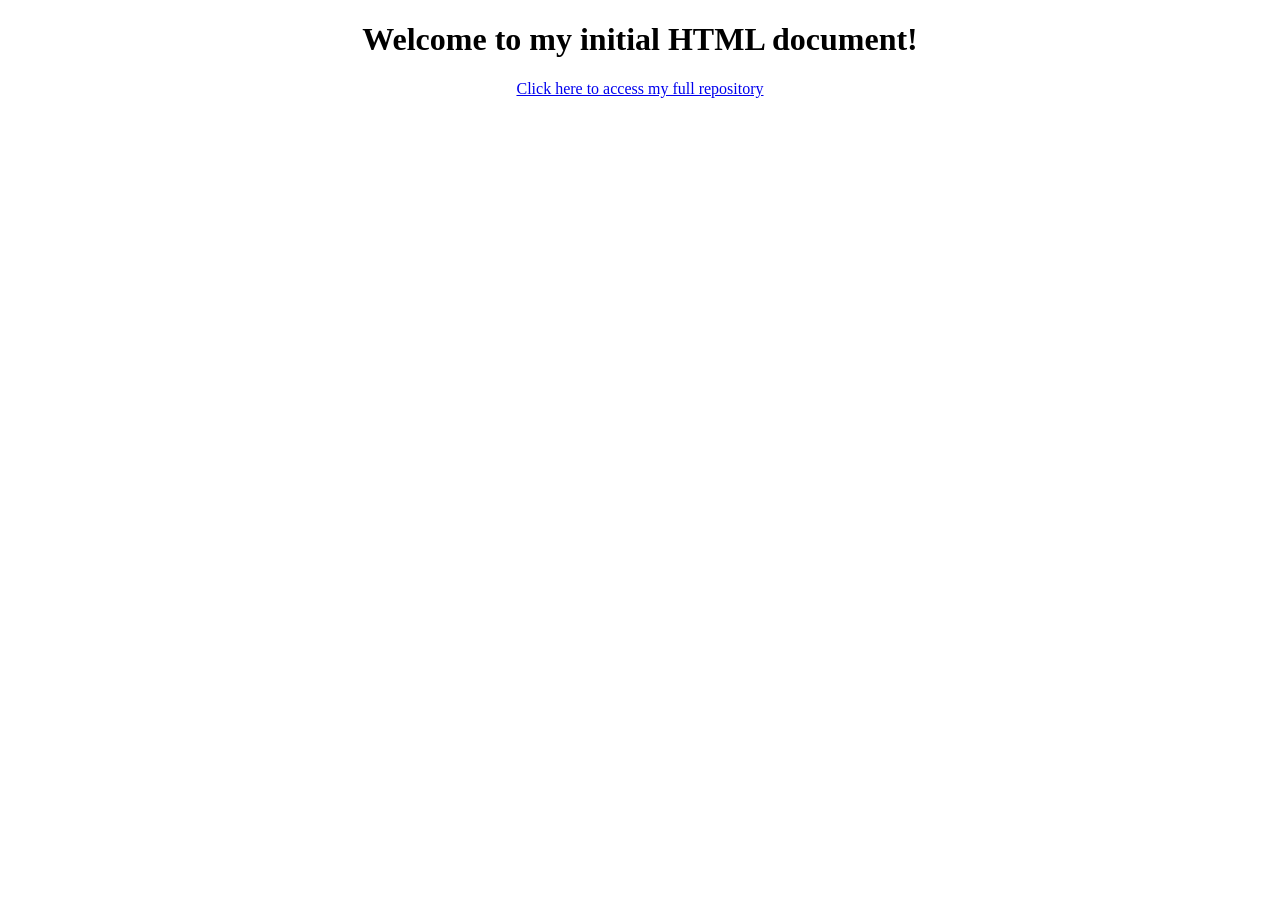
<file: index.html>
<!DOCTYPE html>
<html lang="en">
<head>
    <meta charset="UTF-8">
    <meta name="viewport" content="width=device-width, initial-scale=1.0">
    <title>Document</title>
</head>
<center>
<body>
    <h1>Welcome to my initial HTML document!</h1>
    <a href="https://github.com/abysxian/abysxian.github.io" target="_blank">Click here to access my full repository</a>
</body>
</center>
</html>
</file>
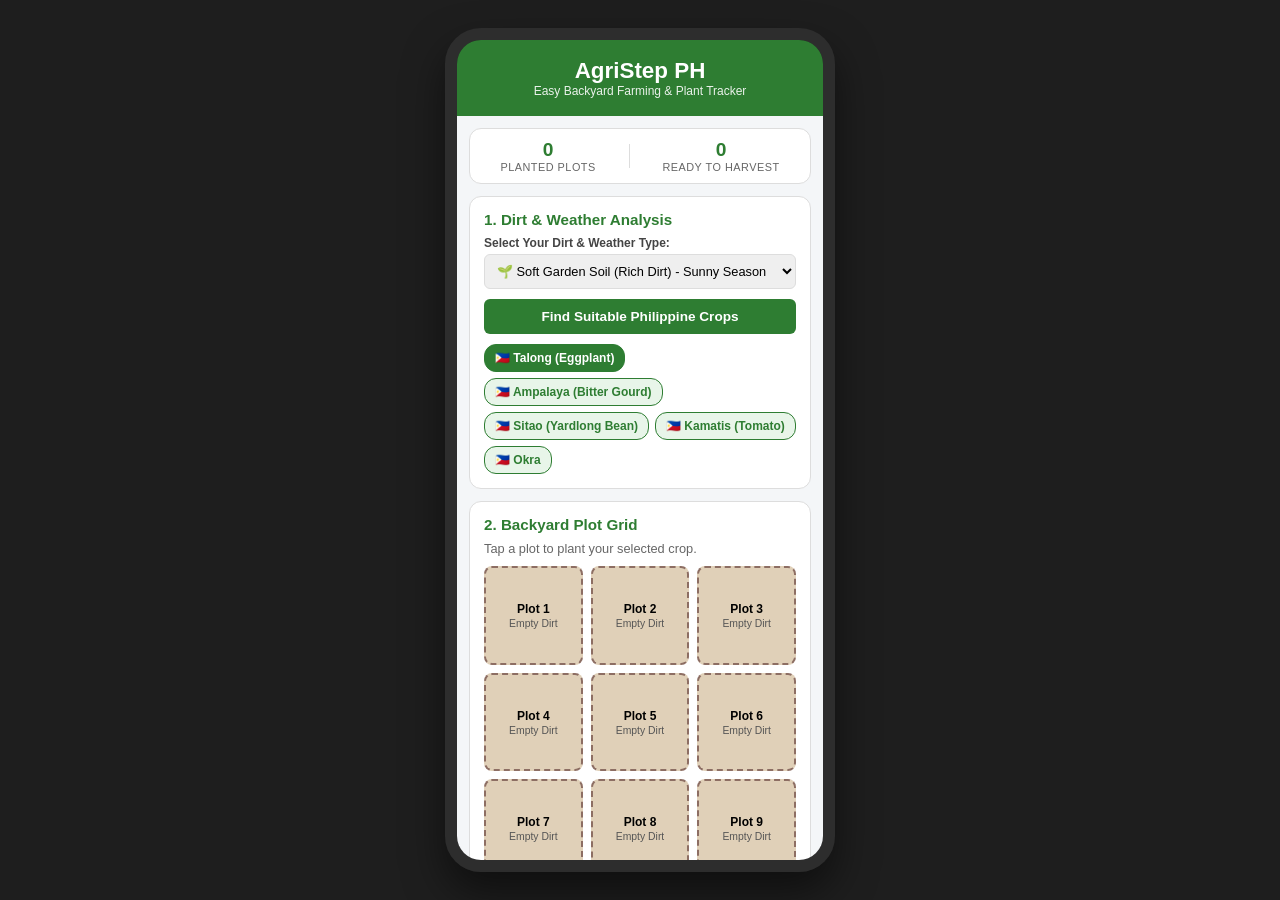
<file: AgriStep/index.html>
<!DOCTYPE html>
<html lang="en">
<head>
  <meta charset="UTF-8">
  <meta name="viewport" content="width=device-width, initial-scale=1.0">
  <title>AgriStep Mobile Prototype</title>
  <link rel="stylesheet" href="styles.css">
</head>
<body>
  <div class="mobile-frame">
    <header class="app-header">
      <h1>AgriStep PH</h1>
      <p class="subtitle">Easy Backyard Farming & Plant Tracker</p>
    </header>

    <main class="app-body">
      <!-- Garden Overview Dashboard -->
      <section class="stats-bar card">
        <div class="stat-item">
          <span class="stat-number" id="stat-planted">0</span>
          <span class="stat-label">Planted Plots</span>
        </div>
        <div class="stat-divider"></div>
        <div class="stat-item">
          <span class="stat-number" id="stat-ready">0</span>
          <span class="stat-label">Ready to Harvest</span>
        </div>
      </section>

      <!-- Section 1: Dirt & Weather Selection -->
      <section id="climate-section" class="card">
        <h2>1. Dirt & Weather Analysis</h2>
        <div class="input-group">
          <label for="location-select">Select Your Dirt & Weather Type:</label>
          <select id="location-select">
            <option value="rich-dry">🌱 Soft Garden Soil (Rich Dirt) - Sunny Season</option>
            <option value="rich-wet">🌧️ Soft Garden Soil (Rich Dirt) - Rainy Season</option>
            <option value="sandy">🏖️ Sandy Beach Dirt (Loose & Drains Fast)</option>
            <option value="sticky-clay">🧱 Sticky Clay Mud (Heavy & Holds Water)</option>
          </select>
        </div>
        <button id="analyze-btn" class="btn-primary">Find Suitable Philippine Crops</button>
        <div id="crop-recommendations" class="recommendations-box"></div>
      </section>

      <!-- Section 2: Spatial Backyard Grid -->
      <section id="grid-section" class="card">
        <h2>2. Backyard Plot Grid</h2>
        <p class="instruction">Tap a plot to plant your selected crop.</p>
        <div id="grid-container" class="grid-3x3"></div>
      </section>

      <!-- Section 3: Task Checklist & Progress -->
      <section id="task-section" class="card">
        <div class="task-card-header">
          <h2>3. Daily Task Checklist</h2>
          <button id="clear-plot-btn" class="btn-action-danger" style="display: none;">Harvest / Reset Plot</button>
        </div>
        <div id="active-cell-info" class="cell-info">Select a plot cell to view or toggle tasks</div>
        
        <!-- Progress Bar -->
        <div id="progress-container" class="progress-container" style="display: none;">
          <div class="progress-bar">
            <div id="progress-fill" class="progress-fill" style="width: 0%;"></div>
          </div>
          <span id="progress-text" class="progress-text">0% Complete</span>
        </div>

        <ul id="task-list" class="task-list"></ul>
      </section>

      <!-- Section 4: All-Plant Care & Pest Control Tips -->
      <section id="tips-section" class="card">
        <h2>💡 Easy Plant Care & Bug Tips</h2>
        <div id="tips-content" class="tips-container">
          Plant crops on your grid to view simple crop care and bug control tips!
        </div>
      </section>
    </main>
  </div>

  <script src="app.js"></script>
</body>
</html>
</file>
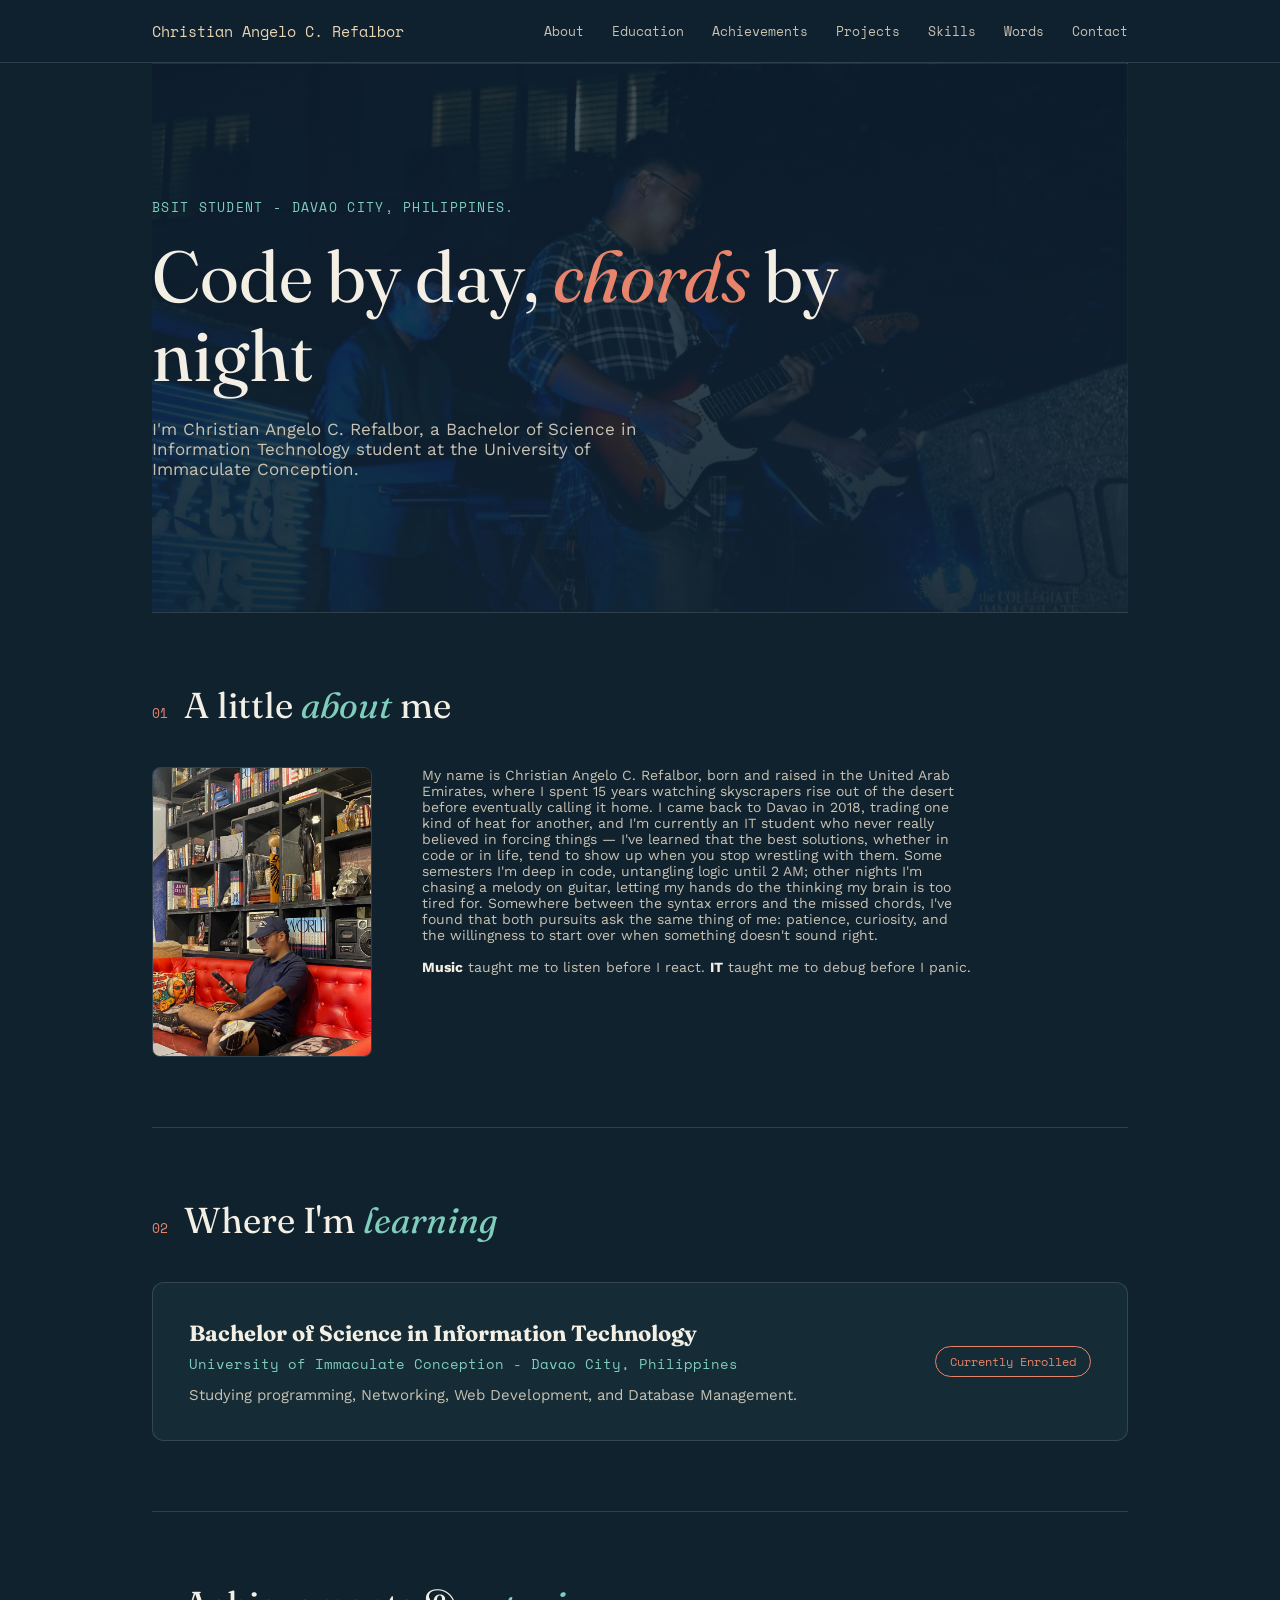
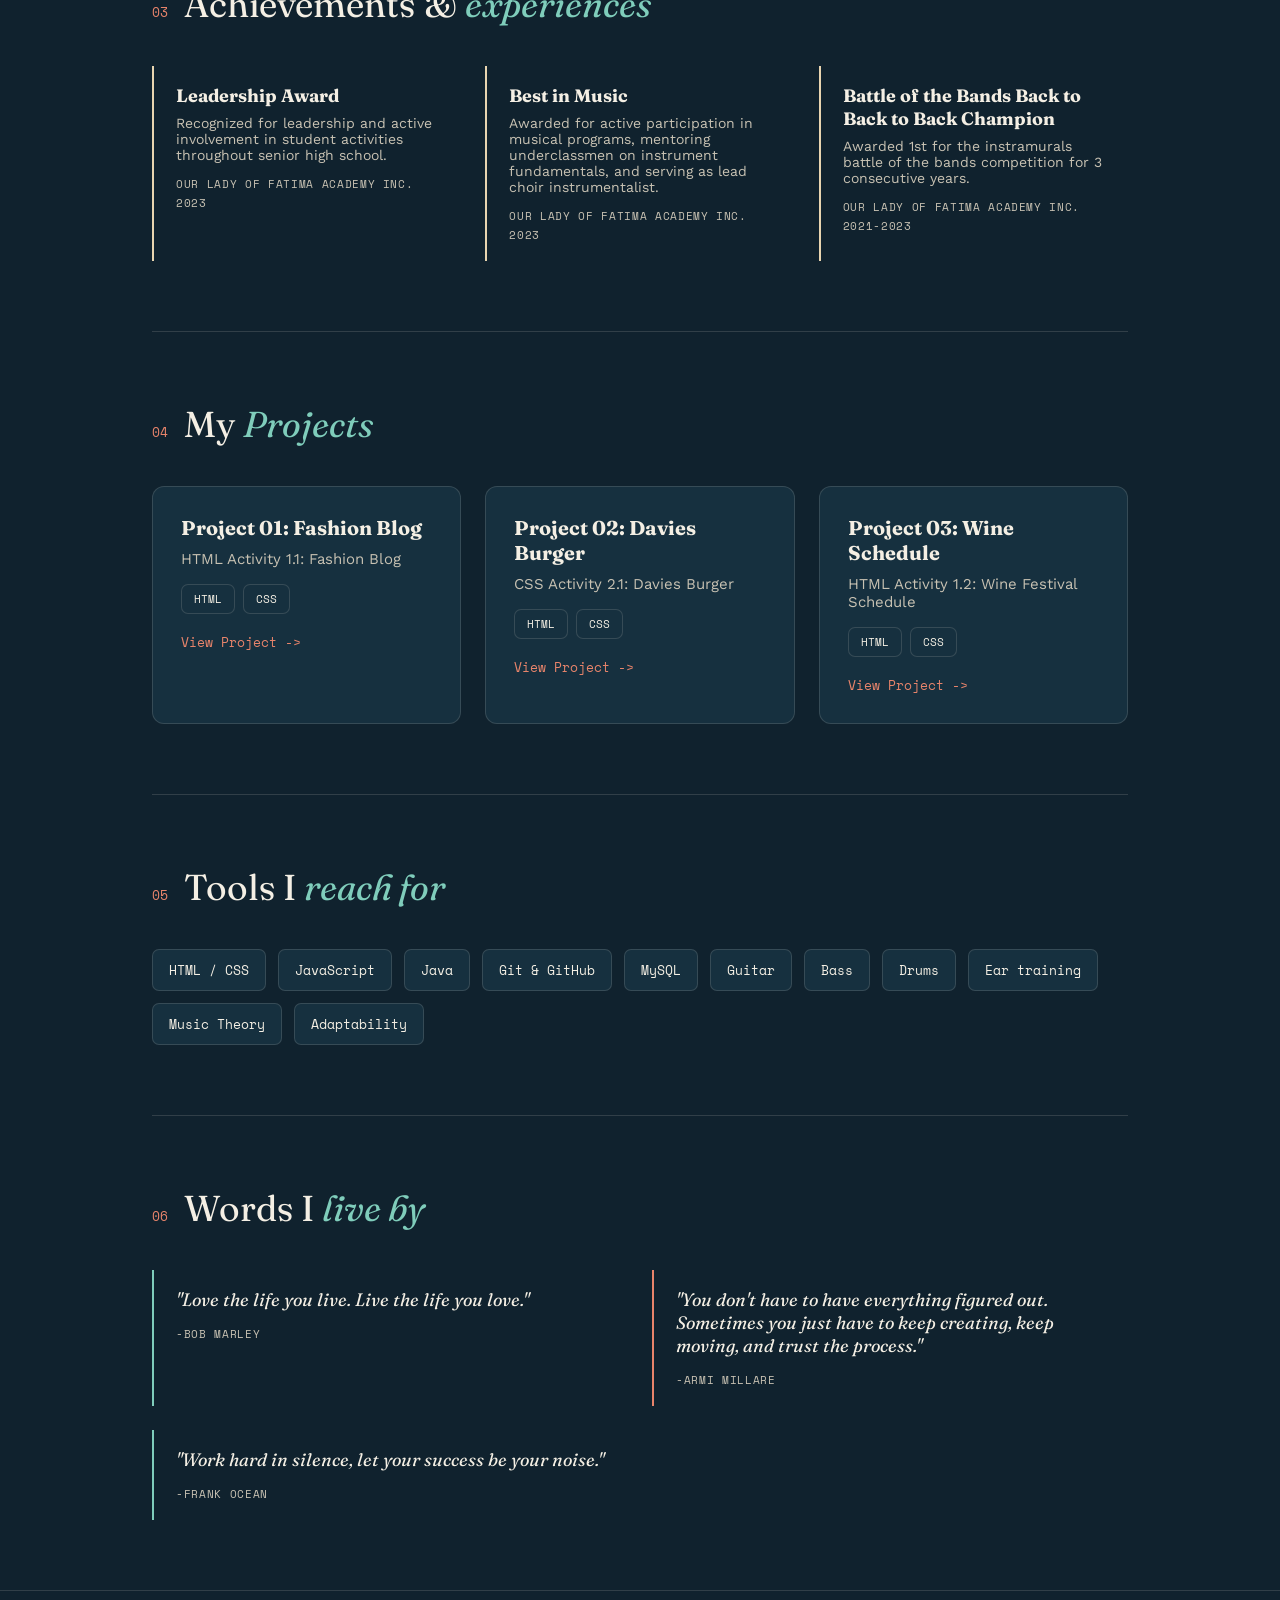
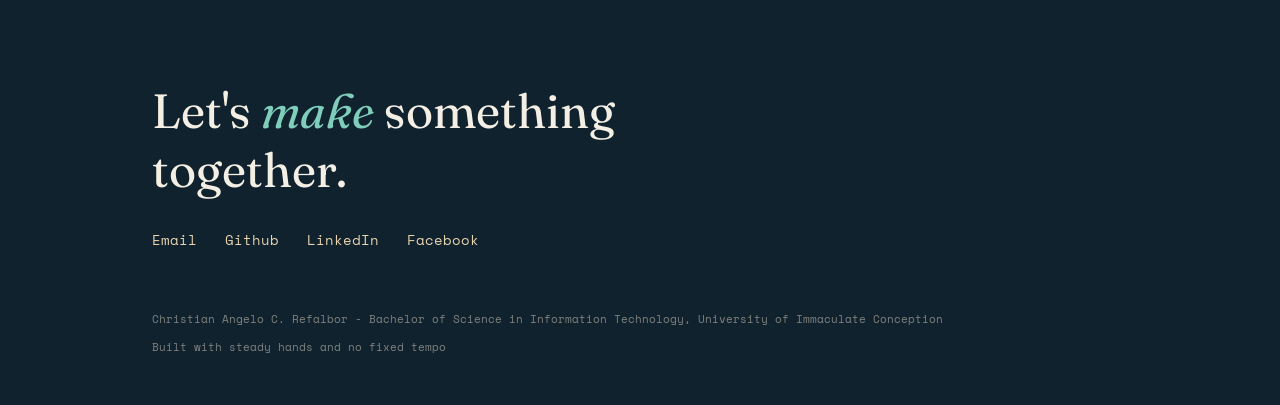
<file: Portfolio/index.html>
<!DOCTYPE html>
<html lang="en">
    <head>
        <meta charset="UTF-8">
        <meta name="viewport" content="width=device-width, initial-scale=1.0">
        <title>My Portfolio</title>
        <link rel="preconnect" href="https://fonts.googleapis.com">
        <link rel="preconnect" href="https://fonts.gstatic.com" crossorigin>
        <link href="https://fonts.googleapis.com/css2?family=Fraunces:ital,opsz,wght@0,9..144,400;0,9..144,600;1,9..144,500&family=Space+Mono:wght@400;700&family=Work+Sans:wght@300;400;500;600&display=swap" rel="stylesheet">
        <link rel="stylesheet" href="style.css">
    </head>
    <body>
</div>
    <header>
        <nav>
            <div class="logo">Christian Angelo C. Refalbor</div>
            <div class="navlinks">
                <a href="#about">About</a>
                <a href="#education">Education</a>
                <a href="#achievements">Achievements</a>
                <a href="#projects">Projects</a>
                <a href="#skills">Skills</a>
                <a href="#words">Words</a>
                <a href="#contact">Contact</a>
            </div>
        </nav>
    </header>

    <main class="wrap">

        <section class="hero">
            <p class="eyebrow">BSIT Student - Davao City, Philippines.</p>
            <h1>Code by day, <em>chords</em> by night</h1>
            <p class="hero-sub">I'm Christian Angelo C. Refalbor, a Bachelor of Science in Information Technology student at the University of Immaculate Conception.</p>
        </section>

        <section id="about">
            <div class="section-head">
                <span class="section-num">01</span>
                <h2 class="section-title">A little <em>about</em> me</h2>
            </div>
            <div class="about-grid">
                <img class="portrait" src="images/profile.jpeg" alt="Photo of Christian Angelo C. Refalbor">
                <div class="about-text">
                    <p>My name is Christian Angelo C. Refalbor, born and raised in the United Arab Emirates, where I spent 15 years watching skyscrapers rise out of the desert before eventually calling it home. I came back to Davao in 2018, trading one kind of heat for another, and I'm currently an IT student who never really believed in forcing things — I've learned that the best solutions, whether in code or in life, tend to show up when you stop wrestling with them. Some semesters I'm deep in code, untangling logic until 2 AM; other nights I'm chasing a melody on guitar, letting my hands do the thinking my brain is too tired for. Somewhere between the syntax errors and the missed chords, I've found that both pursuits ask the same thing of me: patience, curiosity, and the willingness to start over when something doesn't sound right.</p>
                    <p><strong>Music</strong> taught me to listen before I react. <strong>IT</strong> taught me to debug before I panic.</p>
                </div>
            </div>
        </section>

        <section id="education">
            <div class="section-head">
                <span class="section-num">02</span>
                <h2 class="section-title">Where I'm <em>learning</em></h2>
            </div>
            <div class="edu-card">
                <div>
                    <h3>Bachelor of Science in Information Technology</h3>
                    <div class="school">University of Immaculate Conception - Davao City, Philippines</div>
                    <p>Studying programming, Networking, Web Development, and Database Management.</p>
                </div>
                <span class="edu-status">Currently Enrolled</span>
            </div>
        </section>

        
        <section id="achievements">
            <div class="section-head">
                <span class="section-num">03</span>
                <h2 class="section-title">Achievements &amp; <em>experiences</em></h2>
            </div>
            <div class="achievements-grid">
                <div class="achievement-card">
                    <h3>Leadership Award</h3>
                    <p>Recognized for leadership and active involvement in student activities throughout senior high school.</p>
                    <span class="tag">Our Lady of Fatima Academy Inc. 2023</span>
                </div>
                <div class="achievement-card">
                    <h3>Best in Music</h3>
                    <p>Awarded for active participation in musical programs, mentoring underclassmen on instrument fundamentals, and serving as lead choir instrumentalist.</p>
                    <span class="tag">Our Lady of Fatima Academy Inc. 2023</span>
                </div>
                <div class="achievement-card">
                    <h3>Battle of the Bands Back to Back to Back Champion</h3>
                    <p>Awarded 1st for the instramurals battle of the bands competition for 3 consecutive years.</p>
                    <span class="tag">Our Lady of Fatima Academy Inc. 2021-2023</span>
                </div>
            </div>
        </section>

        <section id="projects">
            <div class="section-head">
                <span class="section-num">04</span>
                <h2 class="section-title">My <em>Projects</em></h2>
            </div>
            <div class="project-grid">
                <div class="project-card">
                    <h3>Project 01: Fashion Blog</h3>
                    <p>HTML Activity 1.1: Fashion Blog</p>
                    <div class="project-tags">
                        <span class="skill-chip">HTML</span>
                        <span class="skill-chip">CSS</span>
                    </div>
                    <a class="project-link" href="https://abysxian.github.io/Activity1_fashionBlog/fashionBlog.html" target="_blank" rel="noopener noreferrer">View Project -></a>
                </div>

                <div class="project-card">
                    <h3>Project 02: Davies Burger</h3>
                    <p>CSS Activity 2.1: Davies Burger</p>
                    <div class="project-tags">
                        <span class="skill-chip">HTML</span>
                        <span class="skill-chip">CSS</span>
                    </div>
                    <a class="project-link" href="https://abysxian.github.io/Refalbor_DaviesBurger/index.html" target="_blank" rel="noopener noreferrer">View Project -></a>
                </div>

                <div class="project-card">
                    <h3>Project 03: Wine Schedule</h3>
                    <p>HTML Activity 1.2: Wine Festival Schedule</p>
                    <div class="project-tags">
                        <span class="skill-chip">HTML</span>
                        <span class="skill-chip">CSS</span>
                    </div>
                    <a class="project-link" href="https://abysxian.github.io/Refalbor_wineFestival/wineFestival.html" target="_blank" rel="noopener noreferrer">View Project -></a>
                </div>
            </div>
        </section>

        <section id="skills">
            <div class="section-head">
                <span class="section-num">05</span>
                <h2 class="section-title">Tools I <em>reach for</em></h2>
            </div>
            <div class="skills">
                <span class="skill-chip">HTML / CSS</span>
                <span class="skill-chip">JavaScript</span>
                <span class="skill-chip">Java</span>
                <span class="skill-chip">Git &amp; GitHub</span>
                <span class="skill-chip">MySQL</span>
                <span class="skill-chip">Guitar</span>
                <span class="skill-chip">Bass</span>
                <span class="skill-chip">Drums</span>
                <span class="skill-chip">Ear training</span>
                <span class="skill-chip">Music Theory</span>
                <span class="skill-chip">Adaptability</span>
            </div>
        </section>

        <section id="words">
            <div class="section-head">
                <span class="section-num">06</span>
                <h2 class="section-title">Words I <em>live by</em></h2>
            </div>
            <div class="quotes-grid">
                <div class="quote-card">
                    <p class="quote-text">"Love the life you live. Live the life you love."</p>
                    <span class="tag">-Bob Marley</span>
                </div>
                <div class="quote-card">
                    <p class="quote-text">"You don't have to have everything figured out. Sometimes you just have to keep creating, keep moving, and trust the process."</p>
                    <span class="tag">-Armi Millare</span>
                </div>
                <div class="quote-card">
                    <p class="quote-text">"Work hard in silence, let your success be your noise."</p>
                    <span class="tag">-Frank Ocean</span>
                </div>
            </div>
        </section>

    </main>

    <footer id="contact">
        <div class="wrap">
            <h2>Let's <em>make</em> something together.</h2>
            <div class="contact-links">
                <a href="mailto:crefalbor@gmail.com">Email</a>
                <a href="https://github.com/abysxian" target="_blank" rel="noopener noreferrer">Github</a>
                <a href="www.linkedin.com/in/christian-angelo-c-refalbor-99a381428" target="_blank" rel="noopener noreferrer">LinkedIn</a>
                <a href="https://www.facebook.com/AngeloRefalbor" target="_blank" rel="noopener noreferrer">Facebook</a>
            </div>
            <div class="foot-bottom">
                <span>Christian Angelo C. Refalbor - Bachelor of Science in Information Technology, University of Immaculate Conception</span>
                <span>Built with steady hands and no fixed tempo</span>
            </div>
        </div>
    </footer>

    </body>
</html>
</file>
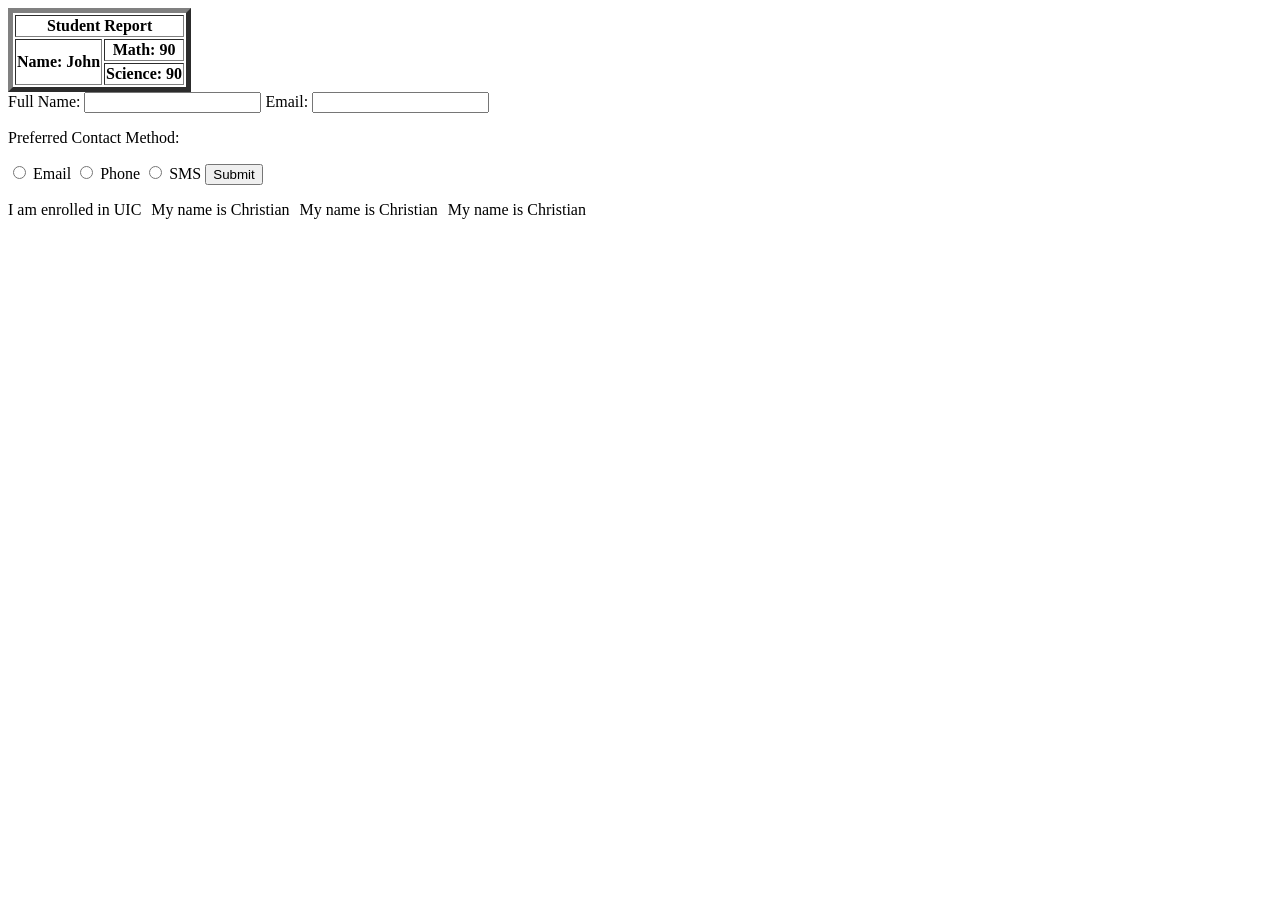
<file: Practice/practice.html>
<!DOCTYPE html>
<html lang="en">
<head>
    <link rel="stylesheet" href="style.css">
    <meta charset="UTF-8">
    <meta name="viewport" content="width=<device-width>, initial-scale=1.0">
    <title>Document</title>
</head>
<body>
    <table border="5">
        <tr>
            <th colspan="2">Student Report</th>
        </tr>
        <tr>
            <th rowspan="2">Name: John</th>
            <th colspan="2"> Math: 90</th>
        </tr>
        <tr>
            <th>Science: 90</th>
        </tr>
    </table>

<form action="/submit" method="POST">
  <label for="fullname">Full Name:</label>
  <input type="text" id="fullname" name="fullname" required>

  <label for="email">Email:</label>
  <input type="email" id="email" name="email">

  <p>Preferred Contact Method:</p>
  <input type="radio" id="contactEmail" name="contact" value="email">
  <label for="contactEmail">Email</label>

  <input type="radio" id="contactPhone" name="contact" value="phone">
  <label for="contactPhone">Phone</label>

  <input type="radio" id="contactSMS" name="contact" value="sms">
  <label for="contactSMS">SMS</label>

  <button type="submit">Submit</button>

    
    <div class="container">
        <p>I am enrolled in UIC</p>
        <p>My name is Christian</p>
        <p>My name is Christian</p>
        <p>My name is Christian</p>
        
    </div>
</form>
</body>
</html>
</file>
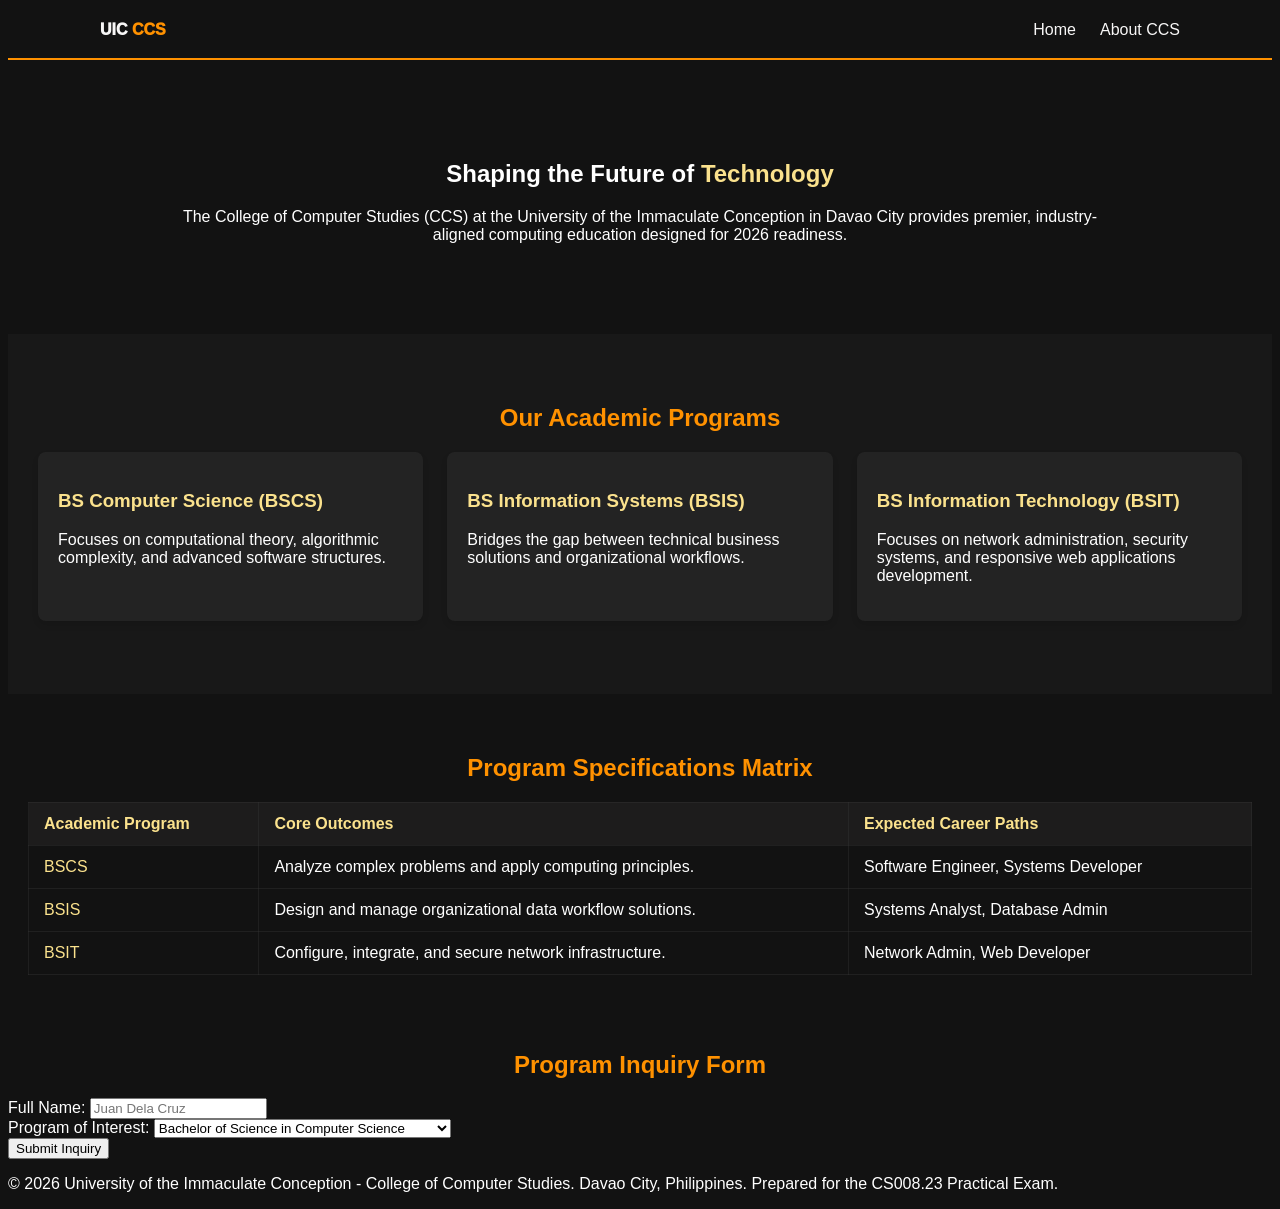
<file: PrelimExam/Refalbor_PrelimExam.html>
<!doctype html>
<html lang="en">
  <head>
    <meta charset="UTF-8" />
    <meta name="viewport" content="width=device-width, initial-scale=1.0" />
    <title>UIC College of Computer Studies - Portal</title>
    <link rel="stylesheet" href="style.css" />
  </head>
  <body>
    <header class="main-header">
      <div class="header-container">
        <a href="#" class="logo">UIC <span class="highlight">CCS</span></a>
        <nav class="main-nav">
          <ul class="nav-list">
            <li><a href="#" class="nav-link active">Home</a></li>
            <li><a href="#" class="nav-link">About CCS</a></li>
          </ul>
        </nav>
      </div>
    </header>
    <main>
      <section class="hero-section">
        <div class="hero-container">
          <h1 class="hero-title">
            Shaping the Future of <span class="highlighttext">Technology</span>
          </h1>
          <p class="hero-subtitle">
            The College of Computer Studies (CCS) at the University of the
            Immaculate Conception in Davao City provides premier,
            industry-aligned computing education designed for 2026 readiness.
          </p>
        </div>
      </section>
      <section class="programs-section">
        <div class="section-container1">
          <h2 class="section-title">Our Academic Programs</h2>
          <div class="programs-grid">
            <div class="program-card">
              <h3 class="card-title">BS Computer Science (BSCS)</h3>
              <p class="card-desc">
                Focuses on computational theory, algorithmic complexity, and
                advanced software structures.
              </p>
            </div>
            <div class="program-card">
              <h3 class="card-title">BS Information Systems (BSIS)</h3>
              <p class="card-desc">
                Bridges the gap between technical business solutions and
                organizational workflows.
              </p>
            </div>
            <div class="program-card">
              <h3 class="card-title">BS Information Technology (BSIT)</h3>
              <p class="card-desc">
                Focuses on network administration, security systems, and
                responsive web applications development.
              </p>
            </div>
          </div>
        </div>
      </section>
      <section class="table-section">
        <div class="section-container2">
          <h2 class="section-title">Program Specifications Matrix</h2>
          <div class="table-wrapper">
            <table class="specs-table">
              <thead>
                <tr>
                  <th>Academic Program</th>
                  <th>Core Outcomes</th>
                  <th>Expected Career Paths</th>
                </tr>
              </thead>
              <tbody>
                <tr>
                  <td class="bold-text">BSCS</td>
                  <td>
                    Analyze complex problems and apply computing principles.
                  </td>
                  <td>Software Engineer, Systems Developer</td>
                </tr>
                <tr>
                  <td class="bold-text">BSIS</td>
                  <td>
                    Design and manage organizational data workflow solutions.
                  </td>
                  <td>Systems Analyst, Database Admin</td>
                </tr>
                <tr>
                  <td class="bold-text">BSIT</td>
                  <td>
                    Configure, integrate, and secure network infrastructure.
                  </td>
                  <td>Network Admin, Web Developer</td>
                </tr>
              </tbody>
            </table>
          </div>
        </div>
      </section>
      <section class="form-section">
        <div class="section-container">
          <div class="form-wrapper">
            <h2 class="section-title">Program Inquiry Form</h2>
            <form class="inquiry-form">
              <div class="form-group">
                <label for="student-name">Full Name:</label>
                <input
                  type="text"
                  id="student-name"
                  placeholder="Juan Dela Cruz"
                  required
                />
              </div>
              <div class="form-group">
                <label for="program-choice">Program of Interest:</label>
                <select id="program-choice">
                  <option value="BSCS">
                    Bachelor of Science in Computer Science
                  </option>
                  <option value="BSIS">
                    Bachelor of Science in Information Systems
                  </option>
                  <option value="BSIT">
                    Bachelor of Science in Information Technology
                  </option>
                </select>
              </div>
              <button type="submit" class="btn">Submit Inquiry</button>
            </form>
          </div>
        </div>
      </section>
    </main>
    <footer class="main-footer">
      <div class="footer-container">
        <p>
          &copy; 2026 University of the Immaculate Conception - College of
          Computer Studies. Davao City, Philippines. Prepared for the CS008.23
          Practical Exam.
        </p>
      </div>
    </footer>
  </body>
</html>
</file>
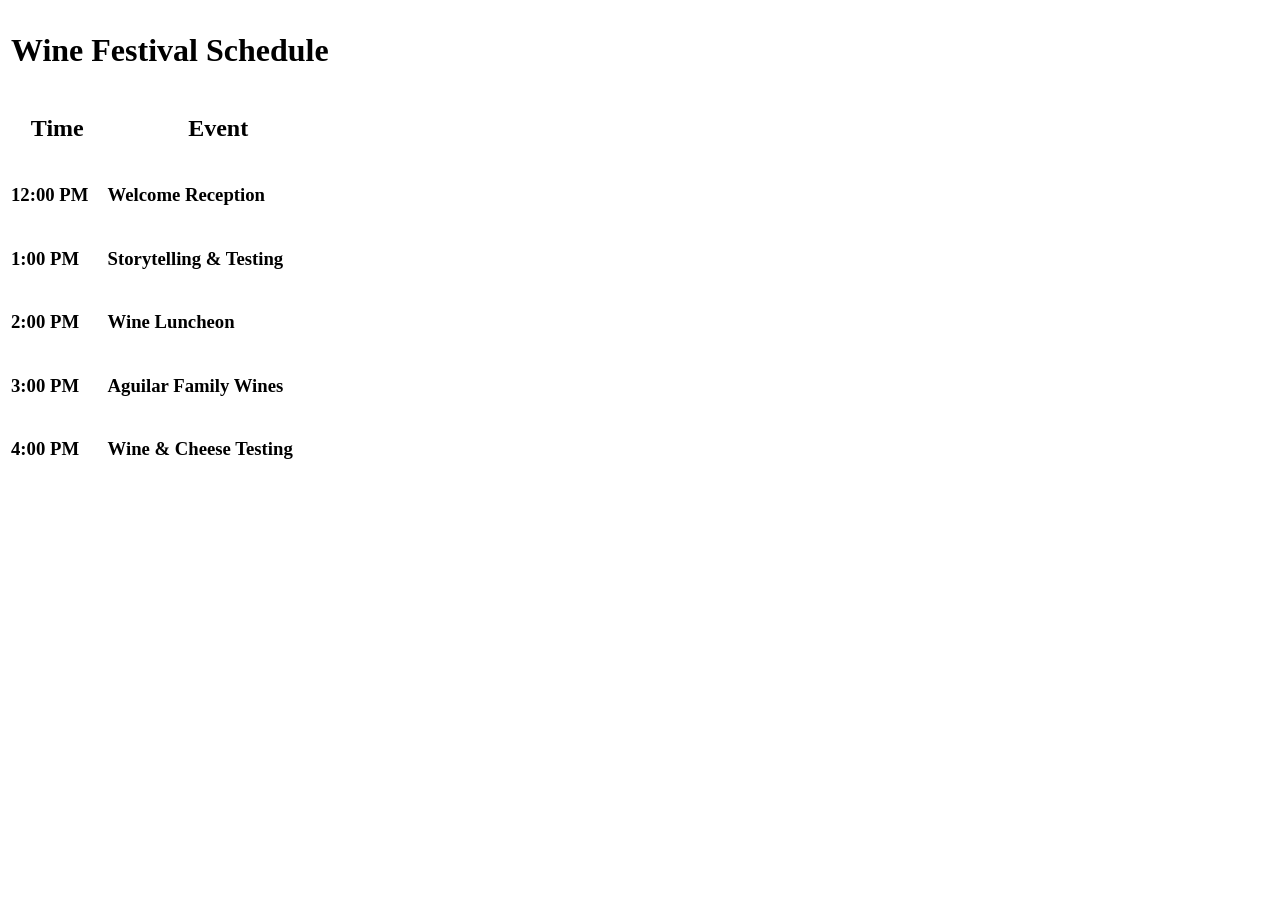
<file: Refalbor_wineFestival/wineFestival.html>
<!DOCTYPE html>
<html>
    <body>
        <div class="container">
            <table>
                <thead>
                    <tr><th colspan="2"><h1>Wine Festival Schedule</h1></th></tr>
                <tr>
                    <th>
                        <h2>Time</h2>
                    </th>
                    <th>
                        <h2>Event</h2>
                    </th>
                </tr>
                </thead>
                <tbody>
                  <tr>
                    <td class="left"><h3>12:00 PM</h3></td>
                    <td><h3>Welcome Reception</h3></td>
                  </tr>
                  <tr>
                    <td class="left"><h3>1:00 PM</h3></td>
                    <td><h3>Storytelling &amp; Testing</h3></td>
                  </tr>
                  <tr>
                    <td class="left"><h3>2:00 PM</h3></td>
                    <td><h3>Wine Luncheon</h3></td>
                  </tr>
                  <tr>
                    <td class="left"><h3>3:00 PM</h3></td>
                    <td><h3>Aguilar Family Wines</h3></td>
                  </tr>
                  <tr>
                    <td class="left"><h3>4:00 PM</h3></td>
                    <td><h3>Wine &amp; Cheese Testing</h3></td>
                  </tr>

                </tbody>
            </table>
        </div>
    </body>
</html>
</file>
<file: AgriStep/styles.css>
:root {
  --primary: #2e7d32;
  --primary-light: #e8f5e9;
  --accent: #f9a825;
  --bg: #f4f6f8;
  --card-bg: #ffffff;
  --text: #333333;
  --border: #dddddd;
  --pest-bg: #fff3e0;
  --pest-border: #ffe0b2;
  --danger: #c62828;
  --danger-light: #ffebee;
}

* {
  box-sizing: border-box;
  margin: 0;
  padding: 0;
  font-family: -apple-system, BlinkMacSystemFont, "Segoe UI", Roboto, Helvetica, Arial, sans-serif;
}

body {
  background-color: #1e1e1e;
  display: flex;
  justify-content: center;
  align-items: center;
  min-height: 100vh;
  padding: 20px;
}

/* Mobile Frame Container */
.mobile-frame {
  width: 100%;
  max-width: 390px;
  height: 844px;
  background-color: var(--bg);
  border-radius: 36px;
  border: 12px solid #2d2d2d;
  box-shadow: 0 20px 40px rgba(0, 0, 0, 0.5);
  display: flex;
  flex-direction: column;
  overflow-y: auto;
}

.app-header {
  background-color: var(--primary);
  color: white;
  padding: 18px 16px;
  text-align: center;
}

.app-header h1 {
  font-size: 1.4rem;
}

.subtitle {
  font-size: 0.75rem;
  opacity: 0.9;
}

.app-body {
  padding: 12px;
  display: flex;
  flex-direction: column;
  gap: 12px;
}

.card {
  background: var(--card-bg);
  border-radius: 12px;
  padding: 14px;
  border: 1px solid var(--border);
}

.card h2 {
  font-size: 0.95rem;
  color: var(--primary);
  margin-bottom: 8px;
}

/* Mini Garden Dashboard */
.stats-bar {
  display: flex;
  justify-content: space-around;
  align-items: center;
  padding: 10px 14px;
  background: #ffffff;
}

.stat-item {
  display: flex;
  flex-direction: column;
  align-items: center;
}

.stat-number {
  font-size: 1.2rem;
  font-weight: bold;
  color: var(--primary);
}

.stat-label {
  font-size: 0.68rem;
  color: #666;
  text-transform: uppercase;
  letter-spacing: 0.5px;
}

.stat-divider {
  width: 1px;
  height: 24px;
  background-color: var(--border);
}

.instruction {
  font-size: 0.8rem;
  color: #666;
  margin-bottom: 10px;
}

.input-group {
  display: flex;
  flex-direction: column;
  gap: 4px;
  margin-bottom: 10px;
}

label {
  font-size: 0.75rem;
  font-weight: bold;
  color: #444;
}

select {
  padding: 8px;
  border-radius: 6px;
  border: 1px solid var(--border);
  font-size: 0.8rem;
}

.btn-primary {
  width: 100%;
  background-color: var(--primary);
  color: white;
  border: none;
  padding: 10px;
  border-radius: 6px;
  font-weight: bold;
  font-size: 0.85rem;
  cursor: pointer;
}

.recommendations-box {
  margin-top: 10px;
  font-size: 0.85rem;
  display: flex;
  gap: 6px;
  flex-wrap: wrap;
}

.crop-chip {
  background: var(--primary-light);
  color: var(--primary);
  padding: 6px 10px;
  border-radius: 12px;
  cursor: pointer;
  border: 1px solid var(--primary);
  font-size: 0.75rem;
  font-weight: bold;
}

.crop-chip.selected {
  background: var(--primary);
  color: white;
}

/* 3x3 Grid Layout */
.grid-3x3 {
  display: grid;
  grid-template-columns: repeat(3, 1fr);
  gap: 8px;
}

.grid-cell {
  aspect-ratio: 1;
  background-color: #e0d0b8;
  border: 2px dashed #8d6e63;
  border-radius: 8px;
  display: flex;
  flex-direction: column;
  align-items: center;
  justify-content: center;
  font-size: 0.75rem;
  cursor: pointer;
  text-align: center;
  padding: 4px;
  position: relative;
}

.grid-cell.planted {
  background-color: #c8e6c9;
  border: 2px solid var(--primary);
}

.grid-cell.harvest-ready {
  background-color: #fff9c4;
  border: 2px solid var(--accent);
}

.cell-status {
  font-size: 0.65rem;
  color: #555;
  margin-top: 2px;
}

.cell-mini-progress {
  font-size: 0.6rem;
  font-weight: bold;
  color: var(--primary);
  margin-top: 2px;
}

/* Task Header & Progress Bar */
.task-card-header {
  display: flex;
  justify-content: space-between;
  align-items: center;
  margin-bottom: 6px;
}

.btn-action-danger {
  background-color: var(--danger-light);
  color: var(--danger);
  border: 1px solid var(--danger);
  padding: 4px 8px;
  border-radius: 6px;
  font-size: 0.7rem;
  font-weight: bold;
  cursor: pointer;
}

.cell-info {
  font-size: 0.85rem;
  font-weight: bold;
  margin-bottom: 6px;
  color: var(--primary);
}

.progress-container {
  display: flex;
  align-items: center;
  gap: 8px;
  margin-bottom: 10px;
}

.progress-bar {
  flex-grow: 1;
  height: 8px;
  background-color: var(--border);
  border-radius: 4px;
  overflow: hidden;
}

.progress-fill {
  height: 100%;
  background-color: var(--primary);
  transition: width 0.3s ease;
}

.progress-text {
  font-size: 0.7rem;
  font-weight: bold;
  color: #555;
  min-width: 75px;
  text-align: right;
}

/* Checklist Styling */
.task-list {
  list-style: none;
  display: flex;
  flex-direction: column;
  gap: 8px;
}

.task-item {
  background: var(--bg);
  padding: 8px 10px;
  border-radius: 6px;
  font-size: 0.8rem;
  border-left: 4px solid var(--accent);
  cursor: pointer;
  display: flex;
  align-items: flex-start;
  gap: 8px;
  transition: all 0.2s ease;
}

.task-item.pest-task {
  border-left-color: #e65100;
  background: #fff8e1;
}

.task-checkbox {
  margin-top: 2px;
  cursor: pointer;
}

.task-content {
  flex-grow: 1;
}

.task-item.completed {
  opacity: 0.65;
  border-left-color: var(--primary);
  background: var(--bg);
}

.task-item.completed .task-title {
  text-decoration: line-through;
}

.task-title {
  font-weight: bold;
}

.task-desc {
  font-size: 0.75rem;
  color: #444;
  margin-top: 2px;
}

/* Multi-Plant Tips Box */
.tips-container {
  display: flex;
  flex-direction: column;
  gap: 12px;
}

.crop-tip-card {
  background: var(--bg);
  border-radius: 8px;
  padding: 10px;
  border: 1px solid var(--border);
}

.crop-tip-title {
  color: var(--primary);
  font-size: 0.85rem;
  display: block;
  margin-bottom: 6px;
}

.tip-list {
  padding-left: 16px;
  font-size: 0.75rem;
  color: #333;
  margin-bottom: 8px;
}

.tip-list li {
  margin-bottom: 4px;
}

.pest-tip-box {
  background: var(--pest-bg);
  border: 1px solid var(--pest-border);
  padding: 6px 8px;
  border-radius: 6px;
  font-size: 0.73rem;
  color: #d84315;
  font-weight: 500;
}
</file>
<file: Portfolio/style.css>
:root {
    --deep: #10222E;
    --seafoam: #7fcdbb;
    --sand: #e8d5b0;
    --coral: #e8846b;
    --paper: #f4efe4;
    --paper-dim: #c8c2b3;

    --display: 'Fraunces', serif;
    --mono: 'Space Mono', monospace;
    --body: 'Work Sans', sans-serif;
}

html {
    scroll-behavior: smooth;
}

body {
    background: var(--deep);
    font-family: var(--body);
    color: var(--paper);
    margin: 0;
}

* {
    box-sizing: border-box;
}

h1, h2, h3, p {
    margin: 0;
}

a {
    color: inherit;
    text-decoration: none;
}

header {
    position: sticky;
    top: 0;
    z-index: 100;
    background: rgba(16, 34, 46, 0.85);
    backdrop-filter: blur(10px);
    border-bottom: 1px solid rgba(244, 239, 228, 0.14);
}

nav {
    display: flex;
    align-items: center;
    justify-content: space-between;
    padding: 20px 32px;
    max-width: 1040px;
    margin: 0 auto;
}

.logo {
    font-family: var(--mono);
    font-size: 15px;
    color: var(--sand);
}

.navlinks {
    display: flex;
    gap: 28px;
    font-family: var(--mono);
    font-size: 13px;
}

.navlinks a {
    color: var(--paper-dim);
    transition: color 0.3s ease;
}

.navlinks a:hover {
    color: var(--seafoam);
}

.wrap {
    max-width: 1040px;
    margin: 0 auto;
    padding: 0 32px;
}

.hero {
    position: relative;
    aspect-ratio: 1920 / 1080;
    padding: 48px 0;
    background-image: url('images/background.JPG');
    background-size: cover;
    background-position: center;
    overflow: hidden;
    display: flex;
    flex-direction: column;
    justify-content: center;
}

.hero::before {
    content: '';
    position: absolute;
    inset: 0;
    background: linear-gradient(180deg, rgba(16,34,46,0.75), rgba(16,34,46,0.92));
    z-index: 0;
}

.hero > * {
    position: relative;
    z-index: 1;
    animation: load-in 0.9s ease both;
}

.hero .eyebrow  { animation-delay: 0.1s; }
.hero h1        { animation-delay: 0.25s; }
.hero .hero-sub { animation-delay: 0.45s; }

@keyframes load-in {
    from { opacity: 0; transform: translateY(20px); }
    to   { opacity: 1; transform: translateY(0); }
}

.eyebrow {
    font-family: var(--mono);
    font-size: 13px;
    color: var(--seafoam);
    text-transform: uppercase;
    letter-spacing: 0.1em;
    margin-bottom: 20px;
}

h1 {
    font-family: var(--display);
    font-weight: 400;
    font-size: clamp(36px, 10vw, 72px);
    line-height: 1.1;
    max-width: 800px;
}

h1 em {
    font-style: italic;
    color: var(--coral);
}

.hero-sub {
    margin-top: 24px;
    max-width: 500px;
    color: var(--paper-dim);
    font-size: 17px;
}

section {
    padding: 70px 0;
    border-top: 1px solid rgba(244, 239, 228, 0.14);
    scroll-margin-top: 80px;
}

.section-head {
    display: flex;
    align-items: baseline;
    gap: 16px;
    margin-bottom: 40px;
}

.section-num {
    font-family: var(--mono);
    font-size: 13px;
    color: var(--coral);
}

.section-title {
    font-family: var(--display);
    font-size: clamp(26px, 4vw, 36px);
    font-weight: 400;
}

.section-title em {
    font-style: italic;
    color: var(--seafoam);
}

/* ---------- ABOUT ---------- */
.about-grid {
    display: grid;
    grid-template-columns: 220px 1fr;
    gap: 50px;
    align-items: start;
}

.portrait {
    width: 220px;
    height: 290px;
    border-radius: 8px;
    border: 1px solid rgba(244, 239, 228, 0.14);
    object-fit: cover;
    display: block;
}

.about-text p {
    color: var(--paper-dim);
    margin-bottom: 16px;
    max-width: 550px;
    font-size: 14px;
}

.about-text strong {
    color: var(--paper);
}

/* ---------- EDUCATION ---------- */
.edu-card {
    border: 1px solid rgba(244, 239, 228, 0.14);
    border-radius: 12px;
    padding: 36px;
    background: rgba(127, 205, 187, 0.05);
    display: grid;
    grid-template-columns: 1fr auto;
    gap: 20px;
    align-items: center;
}

.edu-card h3 {
    font-family: var(--display);
    font-size: 22px;
    margin-bottom: 6px;
}

.edu-card .school {
    font-family: var(--mono);
    font-size: 14px;
    color: var(--seafoam);
    margin-bottom: 12px;
}

.edu-card p {
    color: var(--paper-dim);
    font-size: 15px;
}

.edu-status {
    font-family: var(--mono);
    font-size: 12px;
    color: var(--coral);
    border: 1px solid var(--coral);
    border-radius: 20px;
    padding: 6px 14px;
    white-space: nowrap;
}

/* ---------- ACHIEVEMENTS ---------- */
.achievements-grid {
    display: grid;
    grid-template-columns: repeat(auto-fit, minmax(240px, 1fr));
    gap: 24px;
}

.achievement-card {
    border-left: 2px solid var(--sand);
    padding: 18px 22px;
    border-radius: 0 10px 10px 0;
    transition: background 0.3s ease, transform 0.3s ease;
}

.achievement-card:hover {
    background: rgba(244, 239, 228, 0.03);
    transform: translateX(3px);
}

.achievement-card h3 {
    font-family: var(--display);
    font-size: 18px;
    margin-bottom: 8px;
}

.achievement-card p {
    color: var(--paper-dim);
    font-size: 14px;
    margin-bottom: 10px;
}

.achievement-card .tag {
    font-family: var(--mono);
    font-size: 11px;
    text-transform: uppercase;
    letter-spacing: 0.06em;
    color: var(--paper-dim);
}

/* ---------- PROJECTS ---------- */
.project-grid {
    display: grid;
    grid-template-columns: repeat(auto-fit, minmax(280px, 1fr));
    gap: 24px;
}

.project-card {
    border: 1px solid rgba(244, 239, 228, 0.14);
    border-radius: 12px;
    padding: 28px;
    background: #16303f;
    transition: transform 0.3s ease, border-color 0.3s ease;
}

.project-card:hover {
    transform: translateY(-4px);
    border-color: var(--seafoam);
}

.project-card h3 {
    font-family: var(--display);
    font-size: 20px;
    margin-bottom: 10px;
}

.project-card p {
    color: var(--paper-dim);
    font-size: 15px;
    margin-bottom: 16px;
}

.project-tags {
    display: flex;
    flex-wrap: wrap;
    gap: 8px;
    margin-bottom: 18px;
}

.project-tags .skill-chip {
    padding: 6px 12px;
    font-size: 11px;
}

.project-link {
    font-family: var(--mono);
    font-size: 13px;
    color: var(--coral);
    border-bottom: 1px solid transparent;
    transition: border-color 0.3s ease;
}

.project-link:hover {
    border-color: var(--coral);
}

/* ---------- SKILLS ---------- */
.skills {
    display: flex;
    flex-wrap: wrap;
    gap: 12px;
}

.skill-chip {
    font-family: var(--mono);
    font-size: 13px;
    color: var(--paper);
    border: 1px solid rgba(244, 239, 228, 0.14);
    border-radius: 7px;
    padding: 10px 16px;
    background: #16303f;
    transition: transform 0.3s ease, border-color 0.3s ease;
}

.skill-chip:hover {
    border-color: var(--seafoam);
    transform: translateY(-2px);
}

/* ---------- QUOTES ---------- */
.quotes-grid {
    display: grid;
    grid-template-columns: repeat(2, 1fr);
    gap: 24px;
}

.quote-card {
    border-left: 2px solid var(--seafoam);
    padding: 18px 22px;
    border-radius: 0 10px 10px 0;
    transition: background 0.3s ease, transform 0.3s ease;
}

.quote-card:hover {
    background: rgba(244, 239, 228, 0.03);
    transform: translateX(3px);
}

.quote-card:nth-child(even) {
    border-left-color: var(--coral);
}

.quote-card .quote-text {
    font-family: var(--display);
    font-style: italic;
    font-size: 18px;
    margin-bottom: 12px;
}

.quote-card .tag {
    font-family: var(--mono);
    font-size: 11px;
    text-transform: uppercase;
    letter-spacing: 0.06em;
    color: var(--paper-dim);
}

/* ---------- FOOTER ---------- */
footer {
    padding: 90px 0 50px;
    border-top: 1px solid rgba(244, 239, 228, 0.14);
    scroll-margin-top: 80px;
}

footer h2 {
    font-family: var(--display);
    font-size: clamp(28px, 5vw, 48px);
    font-weight: 400;
    max-width: 600px;
    margin-bottom: 30px;
}

footer h2 em {
    font-style: italic;
    color: var(--seafoam);
}

.contact-links {
    display: flex;
    gap: 28px;
    flex-wrap: wrap;
    font-family: var(--mono);
    font-size: 14px;
    margin-bottom: 60px;
}

.contact-links a {
    color: var(--sand);
    border-bottom: 1px solid transparent;
    transition: border-color 0.3s ease, color 0.3s ease;
}

.contact-links a:hover {
    color: var(--coral);
    border-color: var(--coral);
}

.foot-bottom {
    display: flex;
    justify-content: space-between;
    flex-wrap: wrap;
    gap: 12px;
    font-family: var(--mono);
    font-size: 11px;
    color: var(--paper-dim);
    opacity: 0.6;
}


@media (prefers-reduced-motion: reduce) {
    .hero > * { animation: none; opacity: 1; transform: none; }
}

/* ---------- MOBILE RESPONSIVENESS ---------- */
@media (max-width: 768px) {
    .navlinks {
        gap: 14px;
        font-size: 11px;
        flex-wrap: wrap;
    }

    nav {
        flex-direction: column;
        align-items: flex-start;
        gap: 12px;
    }

    .quotes-grid {
        grid-template-columns: 1fr;
    }

    .edu-card {
        grid-template-columns: 1fr;
        justify-items: start;
    }
}

@media (max-width: 640px) {
    .about-grid {
        grid-template-columns: 1fr;
    }

    .portrait {
        width: 160px;
        height: 210px;
    }
}
</file>
<file: Practice/style.css>
.container {
    display: flex;
    gap: 10px;
    align-items: center;
}
</file>
<file: PrelimExam/style.css>
html {
    background-color: #121212;
    text-decoration: none;
    
}

.main-header {
  position: sticky;        
  top: 0;
  left: 0;
  width: 100%;
  height: 50px;           
  background-color: #121212; 
  z-index: 1000;     
  border-bottom: 2px solid #ff9100;     
}


.nav-list {
  list-style: none;
  padding: 0;
  margin: 0;
}

.logo {
    font-weight: 1000;
}
.nav-list a, .logo {
  text-transform: none; 
  text-decoration: none; ;
}


.header-container {
     position: fixed;       
  top: 0;                 
  left: 0;               
  width: 100%;            
  height: 60px;        
  color: #f7f6f6;        
  z-index: 1000;         
  display: flex;
  justify-content: space-between; 
  align-items: center;
  padding: 0 100px;       
  box-sizing: border-box; 
  
}





.highlighttext {
    color: #FBE28D;
}

body {
    font-family: Arial, Helvetica, sans-serif;
    color: white;
 
}


.nav-list {
  display: flex;
  flex-direction: row; 
  gap: 1.5rem;         
  list-style: none;   
  margin: 0;          
  padding: 0;         
}

.highlight {
    color:#ff9100;
}

.nav-list a, .logo {
  text-transform: none; 
  text-decoration: none;
  color: inherit;
}
.hero-title {
    text-align: center;
    color: white;
   padding-top: 80px;

}

.hero-subtitle {
     text-align: center;
     padding-bottom: 90px;
    margin: 0 170px;
}

.section-container1 {
    padding: 30px;
    height: 300px;
    background-color: #25252556;
    background-size: 50% 200%;
}
.section-title {
    color: #ff9100;
    text-align: center;
    padding-top: 20px;
}

.card-title {
     color:#FBE28D;
}

.programs-grid {
  display: flex;
  flex-direction: row;
  flex-wrap: wrap;
  gap: 24px; /* Space between the cards */
}

.program-card {
  
  flex: 1 1 calc(33.333% - 24px); 
  min-width: 280px; 
  background-color: #2c2b2b9a;
  padding: 20px;
  border-radius: 8px;
  box-shadow: 0 4px 6px rgba(0, 0, 0, 0.1);
  box-sizing: border-box;
}

.specs-table {
    width: 100%;
  border-collapse: collapse; /* Merges double borders into a single clean border */
  margin: 1rem 0;
  font-family: Arial, sans-serif;
}

.specs-table th, td {
    padding: 12px 15px;      /* Spacing inside cells */
  border: 1px solid #3b3a3a59;  /* Cell borders */
  text-align: left;
}

.bold-text {
    color: #FBE28D;
    font-weight:00;
}

.section-container2 {
    padding: 20px;
}

.specs-table th {
    background-color: hsla(30, 4%, 20%, 0.329); /* Header background */
  color:#FBE28D;
  font-weight: bold
}
</file>
